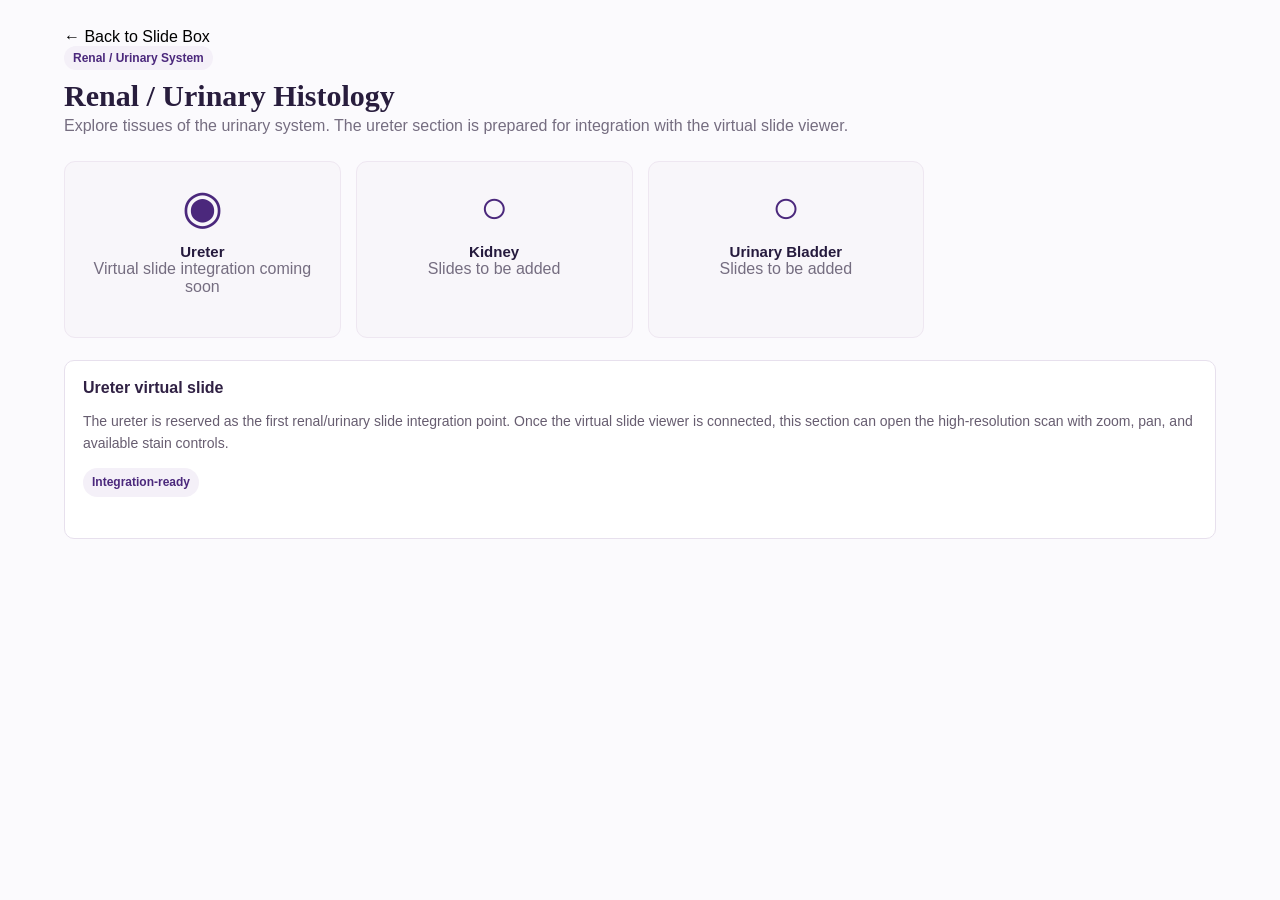
<file: tissues/renal.html>
<!DOCTYPE html>
<html lang="en">
<head>
  <meta charset="UTF-8">
  <meta name="viewport" content="width=device-width, initial-scale=1.0">
  <title>Renal / Urinary System | Histology</title>
  <link rel="stylesheet" href="../css/styles.css">
</head>
<body>
  <main class="wrap">
    <button class="back-btn" onclick="history.back()">← Back to Slide Box</button>
    <div class="howto-head">
      <span class="badge">Renal / Urinary System</span>
      <h1 class="title">Renal / Urinary Histology</h1>
      <p class="sub">Explore tissues of the urinary system. The ureter section is prepared for integration with the virtual slide viewer.</p>
    </div>

    <section class="systems">
      <article class="system ureter-card" onclick="location.href='../index.html#tissues'">
        <div class="ico">◉</div>
        <b>Ureter</b>
        <p class="sub">Virtual slide integration coming soon</p>
      </article>
      <article class="system">
        <div class="ico">○</div>
        <b>Kidney</b>
        <p class="sub">Slides to be added</p>
      </article>
      <article class="system">
        <div class="ico">○</div>
        <b>Urinary Bladder</b>
        <p class="sub">Slides to be added</p>
      </article>
    </section>

    <section class="info-card" style="margin-top:22px">
      <h3>Ureter virtual slide</h3>
      <p>The ureter is reserved as the first renal/urinary slide integration point. Once the virtual slide viewer is connected, this section can open the high-resolution scan with zoom, pan, and available stain controls.</p>
      <p><span class="badge">Integration-ready</span></p>
    </section>
  </main>
</body>
</html>
</file>
<file: css/styles.css>
:root{--purple:#4b287c;--purple2:#6f42a8;--lav:#f4f0f8;--ink:#281d3d;--muted:#756d80;--line:#e7e0ed;--white:#fff;--shadow:0 10px 30px rgba(57,35,79,.09)}
*{box-sizing:border-box} body{margin:0;font-family:Inter,Arial,sans-serif;color:var(--ink);background:#fbfafd} button,input{font:inherit}
header{height:72px;background:white;border-bottom:1px solid var(--line);display:flex;align-items:center;padding:0 4%;position:sticky;top:0;z-index:20}
.brand{display:flex;align-items:center;gap:10px;min-width:245px}.shield{width:38px;height:43px;background:var(--purple);clip-path:polygon(50% 0,95% 12%,88% 72%,50% 100%,12% 72%,5% 12%);display:grid;place-items:center;color:#fff;font:700 18px Georgia}
.brand-text{font:700 21px/18px Georgia;color:var(--purple)}.brand-text span{display:block}
nav{display:flex;gap:28px;margin:auto}.navbtn{border:0;background:none;color:#5e536a;cursor:pointer;padding:25px 2px 21px;border-bottom:3px solid transparent}.navbtn.active{color:var(--purple);border-color:var(--purple);font-weight:700}
.icons{min-width:245px;text-align:right;color:var(--purple);font-size:20px;letter-spacing:12px}
main{min-height:calc(100vh - 72px)}.page{display:none}.page.active{display:block}
.hero{height:330px;background:linear-gradient(90deg,rgba(56,32,100,.98) 0%,rgba(75,40,124,.94) 34%,rgba(75,40,124,.78) 48%,rgba(75,40,124,.38) 62%,rgba(75,40,124,0) 76%),url('hero_histology.jpg') right center/58% 100% no-repeat;background-color:#4b287c;color:#fff;padding:58px 6%}
.hero h1{font:700 48px Georgia;margin:0 0 10px}.hero h2{font:700 24px Georgia;margin:0 0 24px}.hero p{font-size:17px;line-height:1.5;max-width:480px}
.search{display:flex;width:430px;height:44px;margin-top:22px}.search input{flex:1;border:0;border-radius:7px 0 0 7px;padding:0 15px}.search button{width:48px;border:2px solid white;background:var(--purple);color:white;border-radius:0 7px 7px 0;font-size:21px}
.quick{display:grid;grid-template-columns:repeat(4,1fr);gap:18px;padding:24px 5% 40px}.card{background:#fff;border:1px solid var(--line);border-radius:10px;box-shadow:var(--shadow);padding:22px;text-align:center;cursor:pointer}.card .ico{font-size:42px;color:var(--purple);height:50px}.card h3{margin:12px 0 7px}.card p{color:var(--muted);font-size:14px;line-height:1.45;margin:0}
.wrap{padding:28px 5% 55px}.title{font:700 30px Georgia;margin:0 0 4px}.sub{color:var(--muted);margin:0 0 26px}
.systems{display:grid;grid-template-columns:repeat(4,1fr);gap:16px}.system{background:white;border:1px solid var(--line);border-radius:11px;padding:22px 12px;text-align:center;cursor:pointer;transition:.2s}.system:hover{transform:translateY(-2px);box-shadow:var(--shadow)}.system .ico{font-size:47px;color:var(--purple)}.system b{display:block;margin-top:9px}
.slide-layout{display:grid;grid-template-columns:minmax(0,1.12fr) minmax(390px,.88fr);gap:22px}
.breadcrumb{color:var(--muted);font-size:13px;margin-bottom:12px}.slide-title{font:700 28px Georgia;margin:0 0 5px}.viewer-shell{background:white;border:1px solid var(--line);border-radius:10px;overflow:hidden;box-shadow:var(--shadow)}
.viewer{height:470px;background:#f3f0f5;overflow:hidden;position:relative;cursor:grab;touch-action:none}.viewer.dragging{cursor:grabbing}.viewer img{position:absolute;left:50%;top:50%;max-width:none;user-select:none;-webkit-user-drag:none;transform-origin:center center;will-change:transform}
.mag{position:absolute;top:14px;left:14px;background:rgba(75,40,124,.9);color:#fff;padding:7px 10px;border-radius:7px;font-weight:700;z-index:3}
.controls{display:flex;align-items:center;gap:8px;padding:11px;border-top:1px solid var(--line)}.controls button{border:1px solid #d9cfe4;background:#fff;color:var(--purple);border-radius:7px;min-width:39px;height:36px;cursor:pointer;font-weight:700}.controls .pct{min-width:65px;text-align:center;color:#5d5368}.controls .reset{margin-left:auto;padding:0 14px}
.tabs{display:flex;gap:4px;margin-bottom:10px}.tab{flex:1;border:0;padding:13px;border-radius:8px 8px 0 0;background:#f0edf4;color:#51465e;cursor:pointer}.tab.active{background:var(--purple);color:#fff;font-weight:700}
.info-card{background:#fff;border:1px solid var(--line);border-radius:10px;padding:18px;margin-bottom:12px}.info-card h3{font-size:16px;margin:0 0 8px;color:#302144}.info-card p,.info-card li{font-size:14px;line-height:1.55;color:#675d70}.label-box{display:grid;grid-template-columns:1fr 1fr;gap:12px}.label-box img{width:100%;height:165px;object-fit:cover;border-radius:8px}
.quiz{display:grid;grid-template-columns:1fr 1.05fr;gap:28px}.quiz img{width:100%;max-height:510px;object-fit:cover;border-radius:9px}.answer{display:block;width:100%;padding:13px;margin:9px 0;border:1px solid var(--line);border-radius:8px;background:white;text-align:left;cursor:pointer}.reveal{width:100%;padding:13px;background:var(--purple);color:white;border:0;border-radius:8px;font-weight:700;cursor:pointer}.explain{display:none;background:var(--lav);padding:18px;border-radius:9px;margin-top:14px}
.resources{display:grid;grid-template-columns:repeat(3,1fr);gap:18px}.resource{background:white;border:1px solid var(--line);border-radius:10px;padding:24px;text-align:center}.resource .ico{font-size:38px;color:var(--purple)}
.badge{display:inline-block;padding:5px 9px;border-radius:20px;background:var(--lav);color:var(--purple);font-size:12px;font-weight:700;margin-bottom:9px}
@media(max-width:900px){nav{gap:10px}.icons{display:none}.brand{min-width:auto}.slide-layout,.quiz{grid-template-columns:1fr}.systems,.quick,.resources{grid-template-columns:repeat(2,1fr)}.hero{background-size:100% 100%}.viewer{height:420px}}

.western-logo{width:118px;height:42px;object-fit:contain;object-position:left center;border-radius:2px}.brand-text{margin-left:-7px}
.icons{display:flex;justify-content:flex-end;align-items:center;gap:18px;letter-spacing:0}.icons span{font-size:18px}.icons .search-icon{font-size:24px}
.view-switch{display:flex;align-items:center;gap:7px;margin-top:12px;flex-wrap:wrap}.view-btn{border:1px solid #d8cce2;background:#fff;color:var(--purple);padding:8px 15px;border-radius:7px;cursor:pointer;font-weight:700}.view-btn.active{background:var(--purple);color:#fff}.view-switch span{color:var(--muted);font-size:13px;margin-left:6px}
.label-overlay{position:absolute;inset:0;pointer-events:none;display:none;z-index:4}.label-overlay.show{display:block}
.callout{position:absolute;color:var(--purple);font-size:13px;font-weight:700;background:rgba(255,255,255,.94);padding:6px 9px;border-radius:6px;box-shadow:0 2px 8px rgba(50,30,70,.13)}.callout span{display:inline-block;width:8px;height:8px;background:var(--purple);border-radius:50%;margin-right:6px}.c1{left:9%;top:20%}.c2{right:8%;top:38%}.c3{left:15%;bottom:18%}
.quiz-feedback{padding:16px;margin-top:14px;border-radius:9px;background:#f3eff6;color:#51465e;line-height:1.5}.quiz-feedback.correct{background:#eaf6ef;border:1px solid #b9ddc7;color:#245f39}.quiz-feedback.incorrect{background:#fff0f0;border:1px solid #efc0c0;color:#7a2e2e}
.answer.selected.right{background:#eaf6ef;border-color:#55a873;color:#245f39}.answer.selected.wrong{background:#fff0f0;border-color:#d96b6b;color:#7a2e2e}.answer:disabled{cursor:default}
.howto-head{margin-bottom:25px}.howto-grid{display:grid;grid-template-columns:repeat(2,1fr);gap:15px}.how-card{display:flex;gap:17px;background:#fff;border:1px solid var(--line);border-radius:10px;padding:21px;box-shadow:var(--shadow)}.step{width:38px;height:38px;min-width:38px;border-radius:50%;background:var(--purple);color:#fff;display:grid;place-items:center;font-weight:800}.how-card h3{margin:1px 0 7px;font-size:16px}.how-card p{margin:0;color:var(--muted);line-height:1.5;font-size:14px}.how-tip{margin-top:20px;background:var(--lav);border-radius:10px;padding:20px;display:flex;gap:16px}.tip-icon{font-size:27px;color:var(--purple)}.how-tip h3{margin:0 0 5px}.how-tip p{margin:0;color:var(--muted);line-height:1.5}
@media(max-width:900px){.howto-grid{grid-template-columns:1fr}nav{overflow:auto}.western-logo{width:90px}}


/* Interactive controls */
button{font-family:inherit}.card,.system,.resource{transition:transform .16s ease,box-shadow .16s ease,border-color .16s ease}.card:hover,.system:hover,.resource:hover{transform:translateY(-2px);box-shadow:var(--shadow);border-color:#d4c6e1}.card:focus-visible,.system:focus-visible,.resource:focus-visible,.tab:focus-visible,.view-btn:focus-visible,.callout:focus-visible,.answer:focus-visible,.mini-answer:focus-visible,.back-btn:focus-visible{outline:3px solid #c8b2e0;outline-offset:2px}
.resource{display:block;width:100%;font:inherit;color:inherit;cursor:pointer}.back-btn{border:0;background:none;padding:0;text-align:left;cursor:pointer}
.label-info{margin-top:10px;background:#f4f0f8;border:1px solid #e0d5e9;border-radius:9px;padding:13px 15px;display:flex;gap:8px;flex-direction:column}.label-info b{color:var(--purple)}.label-info span{color:var(--muted);font-size:13px;line-height:1.45}
.callout{border:0;cursor:pointer;text-align:left;font:inherit;color:var(--purple);font-size:13px;font-weight:700;background:rgba(255,255,255,.95);padding:7px 10px;border-radius:7px;box-shadow:0 2px 8px rgba(50,30,70,.13)}.callout:hover{background:#fff}.callout.active{outline:3px solid #c8b2e0;background:#fff}
.tab-panel{display:none}.tab-panel.active{display:block}.mini-quiz{background:#fff;border:1px solid var(--line);border-radius:10px;padding:18px}.mini-quiz h3{margin:0 0 6px}.mini-quiz p{color:var(--muted);font-size:14px}.mini-answer{display:block;width:100%;text-align:left;border:1px solid var(--line);background:#fff;padding:11px 13px;border-radius:8px;margin:8px 0;cursor:pointer}.mini-answer.right{background:#eaf6ef;border-color:#55a873;color:#245f39}.mini-answer.wrong{background:#fff0f0;border-color:#d96b6b;color:#7a2e2e}.mini-feedback{margin-top:12px;padding:11px;border-radius:8px;background:#f3eff6;color:#51465e;font-size:13px}.mini-feedback.good{background:#eaf6ef;color:#245f39}.mini-feedback.bad{background:#fff0f0;color:#7a2e2e}.related-grid{display:grid;gap:10px}.related-grid button{border:1px solid var(--line);background:#fff;border-radius:9px;padding:14px;text-align:left;cursor:pointer;color:var(--ink)}.related-grid button:hover{border-color:#c9b9d8}.related-grid small{color:var(--muted)}


/* Western-inspired header */
header.site-header{height:auto!important;display:block!important;padding:0!important;border-bottom:0!important;position:sticky;top:0;z-index:50}
.site-header{position:sticky;top:0;z-index:50;background:#fff}
.western-top{height:61px;background:#4b287c;color:#fff}.top-inner{height:100%;display:flex;justify-content:flex-end;align-items:center;gap:44px;padding:0 4%;font-size:17px}.top-inner a{color:#fff;text-decoration:none}.top-inner a:hover{text-decoration:underline}
.western-brand-row{height:148px;background:#fff;border-bottom:1px solid #ddd;padding:0 1.3%;display:flex;align-items:center}.brand-lockup{display:flex;align-items:center;gap:46px}.brand-lockup img{width:410px;height:115px;object-fit:contain;object-position:left center}.brand-lockup span{font-size:31px;color:#777;font-weight:500}
.western-nav-row{height:88px;background:#fff;border-bottom:1px solid #ddd;display:flex;align-items:center;justify-content:space-between;padding:0 3% 0 2%}.mega-nav{display:flex;align-items:center;gap:42px}.mega-trigger{border:0;background:none;color:#261a3b;font-weight:800;font-size:21px;cursor:pointer;padding:25px 10px}.mega-trigger span{font-size:20px;margin-left:12px;color:#2f2144}.mega-trigger:hover{color:#4b287c}.header-search{border:0;background:none;color:#4b287c;font-size:38px;cursor:pointer;padding:10px 8px}
.mega-panel{display:none;background:#fff;border-bottom:1px solid #ddd;box-shadow:0 8px 20px rgba(0,0,0,.08)}.mega-panel.open{display:block}.mega-content{padding:20px 4%;display:flex;gap:14px;flex-wrap:wrap}.mega-link{border:1px solid #e3dce9;background:#f8f6fa;color:#2d2140;border-radius:8px;padding:13px 18px;cursor:pointer;font-weight:700}.mega-link:hover{border-color:#bca6d0;background:#f1ebf5}
.histology-bar{height:55px;background:#fff;border-bottom:1px solid var(--line);display:flex;align-items:center;padding:0 4%;gap:35px}.histology-brand{font:700 20px Georgia;color:#4b287c}.histology-brand span{display:block;font-size:12px;margin-top:-2px}.histology-nav{display:flex;gap:22px}.histology-nav .navbtn{padding:17px 3px 13px;font-size:12px}
main{min-height:calc(100vh - 297px)}
.systems{display:grid;grid-template-columns:repeat(4,1fr);gap:15px}.system{background:#f8f6fa;border:1px solid #eee7f1;border-radius:11px;padding:17px 10px 15px;text-align:center;cursor:pointer;min-height:158px}.system img{width:88px;height:88px;object-fit:contain;display:block;margin:0 auto 7px}.system b{display:block;font-size:15px;color:#251a3d}.system:hover{background:#f3edf7}
.view-switch{display:flex;align-items:center;gap:8px;flex-wrap:wrap;margin-top:12px}.view-btn{border:1px solid #d8cce2;background:#fff;color:var(--purple);padding:8px 15px;border-radius:7px;cursor:pointer;font-weight:700}.view-btn.active{background:var(--purple);color:#fff}.view-switch span{color:var(--muted);font-size:13px}
.label-overlay{position:absolute;inset:0;pointer-events:none;display:none;z-index:4}.label-overlay.show{display:block}.callout{position:absolute;pointer-events:auto;border:2px solid #4b287c;background:#fff;color:#4b287c;padding:8px 12px;border-radius:8px;box-shadow:0 3px 12px rgba(54,30,75,.18);font-weight:700;cursor:pointer}.callout span{display:inline-block;width:8px;height:8px;background:#4b287c;border-radius:50%;margin-right:6px}.callout.active{background:#4b287c;color:#fff}.callout.active span{background:#fff}
.c1{left:7%;top:18%}.c2{right:6%;top:42%}.c3{left:14%;bottom:14%}
.label-info{margin-top:10px;background:#f4f0f8;border:1px solid #e0d5e9;border-radius:9px;padding:12px 14px;display:flex;flex-direction:column;gap:4px}.label-info b{color:#4b287c}.label-info span{font-size:13px;color:#6f6678;line-height:1.45}
@media(max-width:900px){.brand-lockup{gap:15px}.brand-lockup img{width:270px;height:90px}.brand-lockup span{font-size:22px}.mega-nav{gap:8px}.mega-trigger{font-size:15px;padding:20px 4px}.systems{grid-template-columns:repeat(2,1fr)}.histology-nav{overflow:auto;gap:13px}.histology-bar{gap:15px}.system img{width:75px;height:75px}}
@media(max-width:600px){.western-brand-row{height:100px}.brand-lockup img{width:200px;height:75px}.brand-lockup span{font-size:17px}.western-nav-row{height:auto;min-height:75px}.mega-nav{flex-wrap:wrap;gap:2px}.mega-trigger{font-size:11px}.top-inner{font-size:13px;gap:18px}.systems{grid-template-columns:1fr}.histology-brand{display:none}}


/* Restored Western Histology navigation — Western-inspired, but not copied from the
   university admissions screenshot. */
.histology-header{height:72px;background:#fff;border-bottom:1px solid var(--line);display:flex;align-items:center;padding:0 3%;position:sticky;top:0;z-index:20}
.histology-header .brand{display:flex;align-items:center;gap:7px;min-width:280px}
.histology-header .western-logo{width:78px;height:49px;object-fit:contain;object-position:left center}
.histology-header .brand-text{font:700 19px/17px Georgia;color:var(--purple);margin-left:-3px}
.histology-header .brand-text span{display:block}
.histology-header nav{display:flex;align-items:center;gap:24px;margin:auto}
.histology-header .navbtn{border:0;background:none;color:#5d506c;cursor:pointer;padding:25px 2px 20px;border-bottom:3px solid transparent;font-size:13px}
.histology-header .navbtn:hover{color:var(--purple)}
.histology-header .navbtn.active{color:var(--purple);border-color:var(--purple);font-weight:700}
.histology-header .icons{min-width:180px;display:flex;justify-content:flex-end;align-items:center;gap:16px;letter-spacing:0}
.histology-header .header-icon{border:0;background:transparent;color:var(--purple);cursor:pointer;font-size:21px;line-height:1;padding:7px}
.histology-header .header-icon:hover{background:var(--lav);border-radius:7px}
@media(max-width:900px){
 .histology-header .brand{min-width:190px}.histology-header .western-logo{width:65px}
 .histology-header nav{gap:10px;overflow:auto}.histology-header .navbtn{font-size:12px}
 .histology-header .icons{min-width:100px;gap:3px}
}


/* ORIGINAL WESTERN HISTOLOGY TOP BAR */
.histology-header-original{
  height:58px;
  width:100%;
  background:#fff;
  border-bottom:1px solid #e8e2ee;
  display:flex;
  align-items:center;
  padding:0 28px;
  position:sticky;
  top:0;
  z-index:50;
}
.histology-brand{
  width:235px;
  height:58px;
  display:flex;
  align-items:center;
  flex:none;
}
.histology-brand img{
  display:block;
  width:175px;
  height:auto;
  max-height:52px;
  object-fit:contain;
  object-position:left center;
}
.histology-nav{
  height:100%;
  display:flex;
  align-items:center;
  justify-content:center;
  gap:28px;
  flex:1;
}
.histology-header-original .navbtn{
  height:100%;
  border:0;
  border-bottom:3px solid transparent;
  background:transparent;
  color:#5b4b6c;
  padding:3px 0 0;
  margin:0;
  font-size:12px;
  font-weight:500;
  cursor:pointer;
  white-space:nowrap;
}
.histology-header-original .navbtn:hover{color:#4b287c}
.histology-header-original .navbtn.active{
  color:#4b287c;
  font-weight:700;
  border-bottom-color:#4b287c;
}
.histology-tools{
  width:180px;
  height:58px;
  display:flex;
  align-items:center;
  justify-content:flex-end;
  gap:12px;
  flex:none;
}
.histology-header-original .header-icon{
  width:30px;
  height:30px;
  border:0;
  background:transparent;
  color:#4b287c;
  border-radius:6px;
  cursor:pointer;
  font-size:20px;
  line-height:1;
  padding:0;
}
.histology-header-original .header-icon:hover{background:#f3eef8}
@media(max-width:950px){
  .histology-header-original{padding:0 14px}
  .histology-brand{width:190px}
  .histology-brand img{width:155px}
  .histology-nav{gap:17px}
  .histology-header-original .navbtn{font-size:11px}
  .histology-tools{width:130px}
}
@media(max-width:720px){
  .histology-brand{width:145px}
  .histology-brand img{width:135px}
  .histology-nav{gap:10px;overflow-x:auto;justify-content:flex-start}
  .histology-tools{width:100px}
  .histology-header-original .header-icon{width:26px}
}


.viewer-gallery{display:flex;gap:10px;align-items:stretch;min-width:0}
.lung-thumbnails{width:72px;display:none;flex-direction:column;gap:8px;flex:0 0 72px;max-height:440px;overflow-y:auto;padding:2px}
.lung-thumb{width:68px;height:68px;padding:3px;border:1px solid var(--line);border-radius:8px;background:#fff;cursor:pointer;overflow:hidden;transition:transform .15s,border-color .15s,box-shadow .15s}
.lung-thumb img{display:block;width:100%;height:100%;object-fit:cover;border-radius:5px}
.lung-thumb:hover{border-color:#b99bca;transform:translateX(1px)}
.lung-thumb.active{border:3px solid var(--purple);padding:1px;box-shadow:0 2px 8px rgba(75,40,124,.18)}
.viewer-gallery .viewer{flex:1;min-width:0}
.lung-counter{display:none;font-size:12px;color:var(--muted);margin:7px 0 5px}
@media(max-width:720px){
 .viewer-gallery{flex-direction:column}
 .lung-thumbnails{width:100%;height:74px;max-height:none;flex-direction:row;overflow-x:auto;overflow-y:hidden}
 .lung-thumb{flex:0 0 68px}
}
.system-notice:empty{display:none}.system-notice{background:var(--lav);border:1px solid var(--line);border-radius:8px;padding:9px 12px;margin:-10px 0 18px;color:var(--purple);font-size:13px}
.system{position:relative;z-index:5;pointer-events:auto}
.system img,.system b{pointer-events:none}
.system:active{transform:scale(.99)}

.viewer-gallery{display:grid;grid-template-columns:76px minmax(0,1fr);gap:10px;align-items:stretch}
.lung-thumbnails{display:flex;flex-direction:column;gap:9px;padding:2px;max-height:470px;overflow-y:auto}
.lung-thumb{width:70px;height:70px;padding:4px;background:#fff;border:1px solid var(--line);border-radius:8px;cursor:pointer;overflow:hidden}
.lung-thumb img{width:100%;height:100%;object-fit:cover;display:block;border-radius:5px}
.lung-thumb:hover{border-color:#bda7d3}.lung-thumb.active{border:3px solid var(--purple);padding:2px}
@media(max-width:720px){.viewer-gallery{grid-template-columns:1fr}.lung-thumbnails{flex-direction:row;overflow-x:auto;overflow-y:hidden;max-height:none}.lung-thumb{min-width:70px}}

.system[data-system]{cursor:pointer}
.system:focus-visible{outline:3px solid #c9b3df;outline-offset:3px}

.system[data-system]{cursor:pointer;user-select:none;text-decoration:none;color:inherit;display:block}
.system[data-system]:hover{transform:translateY(-2px);border-color:#c8b2df;box-shadow:0 8px 20px rgba(65,35,95,.10)}
.system[data-system]:active{transform:translateY(0)}

/* v17 quiz hub */
.quiz-hub{max-width:1220px}.quiz-chooser{display:grid;grid-template-columns:repeat(3,1fr);gap:18px;margin-top:28px}.quiz-card{background:#fff;border:1px solid var(--line);border-radius:16px;overflow:hidden;box-shadow:var(--shadow);display:flex;flex-direction:column}.quiz-card-image{height:210px;background:#f4f0f8;display:grid;place-items:center;overflow:hidden}.quiz-card-image img{width:100%;height:100%;object-fit:cover}.quiz-card-body{padding:20px}.quiz-card-body h2{margin:4px 0 8px;font:700 24px Georgia;color:#2b2040}.quiz-card-body p{color:var(--muted);line-height:1.55;margin:0 0 14px}.quiz-meta{display:flex;gap:8px;flex-wrap:wrap;margin-bottom:16px}.quiz-meta span{font-size:12px;background:var(--lav);color:var(--purple);border-radius:999px;padding:6px 9px;font-weight:700}.start-quiz{width:100%;border:0;background:var(--purple);color:#fff;padding:12px 14px;border-radius:9px;font-weight:800;cursor:pointer}.start-quiz:hover{background:#5d3593}.quiz-card-icon{height:210px;display:grid;place-items:center;font-size:64px;color:#bda5cf;background:#f7f3f9}.coming-soon{opacity:.82}.start-quiz.disabled{background:#ddd5e3;color:#756d80;cursor:not-allowed}.quiz-runner{margin-top:28px}.quiz-runner-head{display:flex;justify-content:space-between;align-items:flex-end;gap:20px;margin-bottom:18px}.quiz-back{border:0;background:none;color:var(--purple);font-weight:800;cursor:pointer;padding:0 0 10px;display:block}.quiz-runner-head h2{margin:5px 0 0;font:700 30px Georgia}.quiz-score{display:flex;gap:16px;align-items:center;color:var(--muted);font-size:13px}.quiz-score strong{background:var(--lav);color:var(--purple);padding:9px 12px;border-radius:999px}.quiz-question-grid{display:grid;grid-template-columns:1.05fr 1fr;gap:22px;align-items:stretch}.quiz-specimen{background:#fff;border:1px solid var(--line);border-radius:16px;overflow:hidden;min-height:500px;position:relative;display:flex;align-items:center;justify-content:center}.quiz-specimen img{width:100%;height:100%;max-height:560px;object-fit:contain;background:#fff}.quiz-image-label{position:absolute;left:14px;bottom:14px;background:rgba(70,33,119,.94);color:#fff;padding:7px 10px;border-radius:999px;font-size:12px;font-weight:800}.quiz-question-card{background:#fff;border:1px solid var(--line);border-radius:16px;padding:26px}.quiz-question-number{font-size:12px;text-transform:uppercase;letter-spacing:.12em;color:#806875;font-weight:800;margin:0 0 7px}.quiz-question-card h3{font:700 27px Georgia;margin:0 0 20px}.quiz-options{display:grid;gap:10px}.quiz-option{width:100%;text-align:left;background:#fff;border:1px solid #ded5e5;border-radius:10px;padding:13px 15px;cursor:pointer;color:var(--ink);font-weight:700}.quiz-option:hover{border-color:#bda6d1;background:#faf7fc}.quiz-option.correct{background:#eaf6ef;border-color:#55a873;color:#245f39}.quiz-option.incorrect{background:#fff0f0;border-color:#d96b6b;color:#7a2e2e}.quiz-option:disabled{cursor:default}.next-question{margin-top:16px;width:100%;border:0;border-radius:10px;padding:13px;background:var(--purple);color:#fff;font-weight:800;cursor:pointer}.next-question:disabled{opacity:.45;cursor:not-allowed}.quiz-complete{background:var(--lav);border-radius:12px;padding:18px;color:var(--ink)}
@media(max-width:950px){.quiz-chooser{grid-template-columns:1fr 1fr}.quiz-question-grid{grid-template-columns:1fr}.quiz-specimen{min-height:380px}}
@media(max-width:650px){.quiz-chooser{grid-template-columns:1fr}.quiz-runner-head{align-items:flex-start;flex-direction:column}.quiz-score{width:100%;justify-content:space-between}}
</style>


/* Reference-document enhancements: search/filtering, metadata, feedback states and local progress. */
.sr-only{position:absolute!important;width:1px!important;height:1px!important;padding:0!important;margin:-1px!important;overflow:hidden!important;clip:rect(0,0,0,0)!important;white-space:nowrap!important;border:0!important}
.system-tools{display:flex;align-items:center;gap:10px;flex-wrap:wrap;margin:-8px 0 18px;padding:11px 12px;background:#fff;border:1px solid var(--line);border-radius:10px;box-shadow:0 2px 8px rgba(50,30,70,.06)}
.system-search{flex:1 1 280px}.system-search input,.system-filter select{width:100%;height:40px;border:1px solid #d9cfe4;border-radius:8px;background:#fff;color:var(--ink);padding:0 12px}.system-search input:focus,.system-filter select:focus{outline:3px solid #c8b2e0;outline-offset:1px}
.system-filter{flex:0 1 220px}.clear-system-filters,.clear-progress{border:1px solid #d9cfe4;background:#fff;color:var(--purple);border-radius:8px;height:40px;padding:0 13px;cursor:pointer;font-weight:700}.clear-system-filters:hover,.clear-progress:hover{background:var(--lav)}
.filter-count{color:var(--muted);font-size:13px;white-space:nowrap}
.system.is-hidden{display:none!important}
.viewer-status{position:absolute;left:12px;bottom:12px;z-index:6;max-width:75%;padding:7px 10px;border-radius:7px;background:rgba(255,255,255,.94);border:1px solid #ddd2e6;color:#574b63;font-size:13px;box-shadow:0 2px 7px rgba(50,30,70,.10)}
.viewer-status.error{border-color:#e1a5a5;background:#fff2f2;color:#7a2e2e}
.metadata-card{display:flex;gap:8px;flex-wrap:wrap;margin:8px 0 14px}.metadata-card span{background:#f4f0f8;border:1px solid #e0d5e9;border-radius:7px;padding:6px 10px;color:#62586a;font-size:12px}.metadata-card b{color:var(--purple);margin-right:5px}
.progress-panel{display:flex;align-items:center;gap:12px;flex-wrap:wrap;margin:18px 0 24px;padding:15px 17px;background:#fff;border:1px solid var(--line);border-radius:10px;box-shadow:var(--shadow)}.progress-panel .badge{margin:0}.progress-panel strong{flex:1;color:#4f455b;font-size:14px;font-weight:600}.clear-progress{height:34px;padding:0 11px}
@media(max-width:700px){.system-tools{align-items:stretch}.system-filter,.system-search,.clear-system-filters{flex:1 1 100%}.filter-count{width:100%}.progress-panel{align-items:flex-start}.progress-panel strong{flex:1 1 100%}}
</file>
